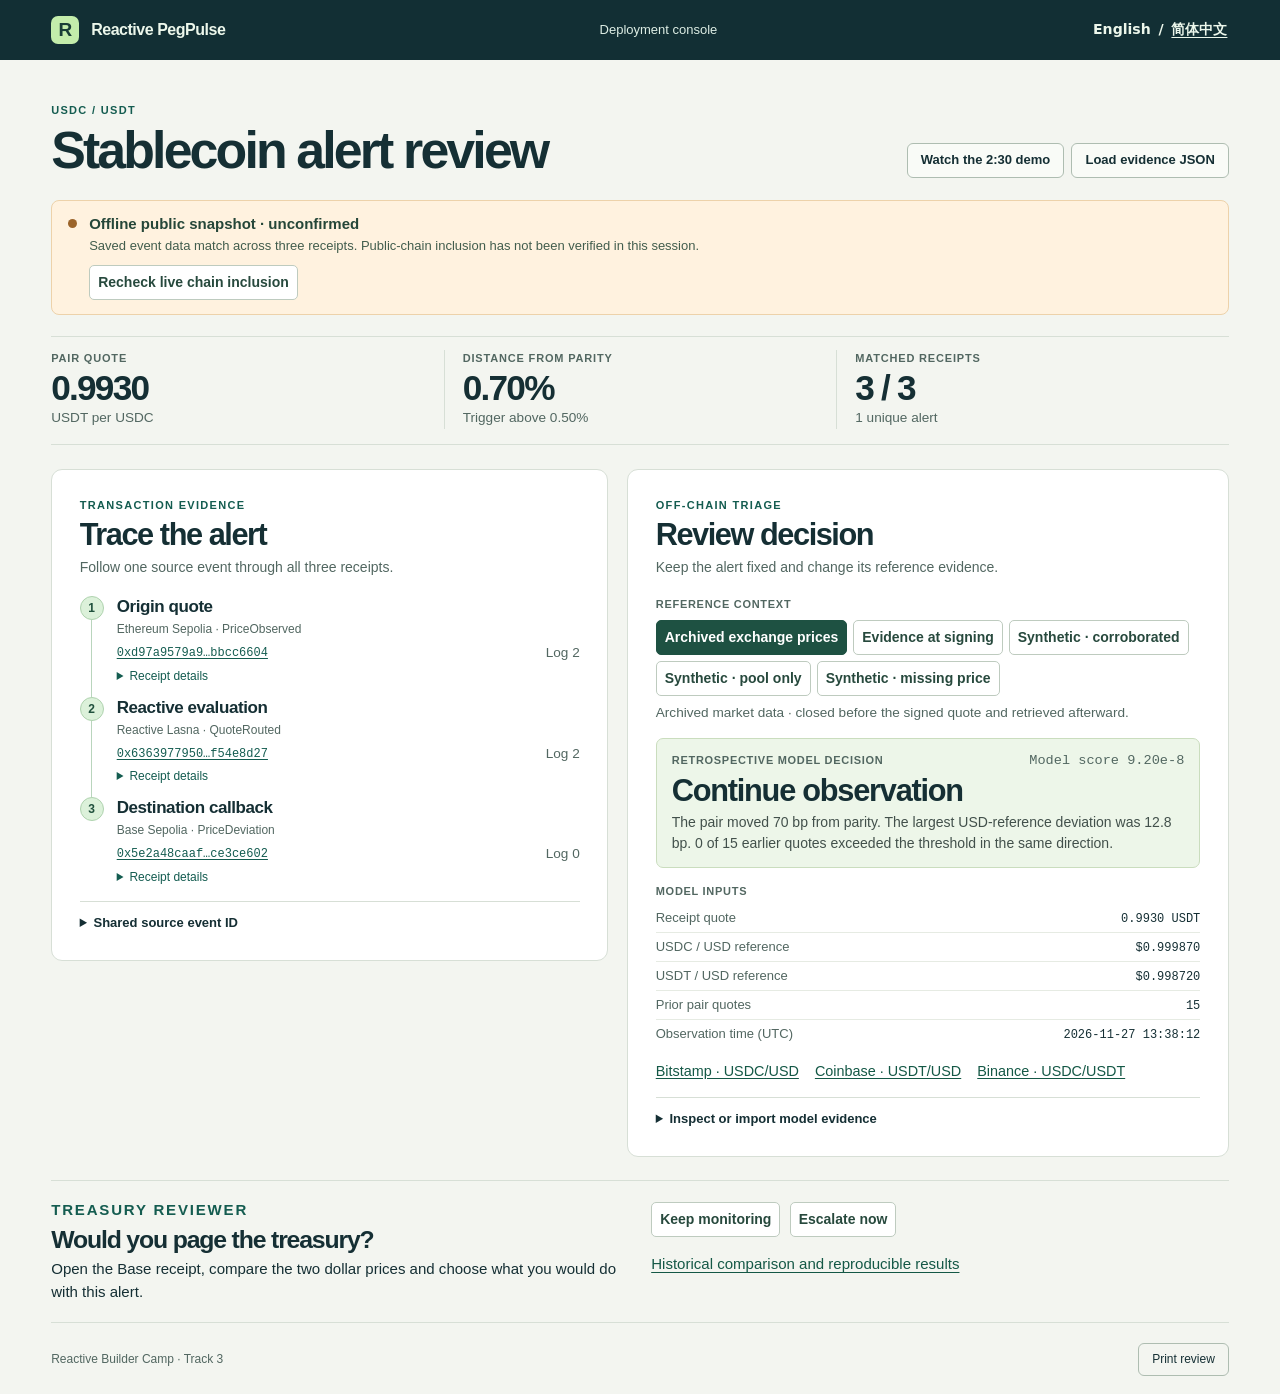
<file: track3/review/index.html>
<!doctype html>
<html lang="en">
<head>
  <link rel="stylesheet" href="../visual/language-switch.css">
  <script defer src="strings.js"></script>
  <script defer src="proof-strings.js"></script>
  <script defer src="../visual/locale.js"></script>
  <meta charset="utf-8"><meta name="viewport" content="width=device-width, initial-scale=1">
  <meta name="theme-color" content="#112b31">
  <title>Stablecoin alert review · Reactive</title>
  <link rel="stylesheet" href="style.css">
  <script defer src="receipts.js"></script>
  <script defer src="../model/weights.js"></script>
  <script defer src="../model/runtime.js"></script>
  <script defer src="app.js"></script>
</head>
<body>
  <header class="masthead"><div class="frame mast-inner">
    <a class="brand" href="index.html" aria-label="Alert review home"><span class="monogram" aria-hidden="true">R</span><span>Reactive PegPulse</span></a>
    <a class="navlink" href="../site/index.html">Deployment console</a>
<nav data-language-switch aria-label="Language / 语言"><a href="?lang=en" data-language="en" lang="en" hreflang="en">English</a><span aria-hidden="true">/</span><a href="?lang=zh" data-language="zh" lang="zh-CN" hreflang="zh-CN">简体中文</a></nav>  </div></header>
  <main class="frame">
    <header class="page-head">
      <div><p class="eyebrow">USDC / USDT</p><h1>Stablecoin alert review</h1></div>
      <div class="top-actions"><a class="file-button" id="film-link" href="../video/public/demo.mp4">Watch the 2:30 demo</a> <label class="file-button">Load evidence JSON<input type="file" accept=".json,application/json" id="manifest-input"></label></div>
    </header>
    <section class="run-notice" role="status" aria-live="polite"><span class="signal" aria-hidden="true"></span><div><strong id="mode">Checking evidence</strong><p id="verification">Loading the three transaction receipts.</p><button type="button" id="snapshot" hidden>Inspect saved receipts offline</button><button id="live-check" type="button" class="scenario" hidden>Recheck live chain inclusion</button><p id="live-progress" role="status"></p></div></section>
    <div class="metrics" aria-label="Verified alert figures">
      <div><span class="metric-label">Pair quote</span><strong id="price">—</strong><small>USDT per USDC</small></div>
      <div><span class="metric-label">Distance from parity</span><strong id="distance">—</strong><small>Trigger above 0.50%</small></div>
      <div><span class="metric-label">Matched receipts</span><strong id="count">—</strong><small id="queue">Awaiting evidence</small></div>
    </div>
    <div class="workspace">
      <section class="card trace" id="trace" aria-labelledby="trace-title">
        <header class="section-head"><p class="eyebrow">Transaction evidence</p><h2 id="trace-title">Trace the alert</h2><p>Follow one source event through all three receipts.</p></header>
        <ol id="legs" aria-label="Transaction chain"></ol>
        <details class="event-detail" id="match-details"><summary>Shared source event ID</summary><code id="evidence-id">Awaiting matched receipts</code></details>
      </section>
      <section class="card decision" id="decision" aria-labelledby="decision-title">
        <header class="section-head"><p class="eyebrow">Off-chain triage</p><h2 id="decision-title">Review decision</h2><p>Keep the alert fixed and change its reference evidence.</p></header>
        <div class="context-switch"><div class="field-title">Reference context</div>
          <div class="scenario-group" role="group" aria-label="Evidence scenarios">
            <button class="scenario" type="button" data-kind="market" aria-pressed="false" hidden>Archived exchange prices</button>
            <button class="scenario" type="button" data-kind="absent" aria-pressed="false" hidden>Evidence at signing</button>
            <button class="scenario" type="button" data-kind="corroborated" aria-pressed="true" disabled>Synthetic · corroborated</button>
            <button class="scenario" type="button" data-kind="pool-only" aria-pressed="false" disabled>Synthetic · pool only</button>
            <button class="scenario" type="button" data-kind="missing" aria-pressed="false" disabled>Synthetic · missing price</button>
          </div>
          <button type="button" id="return-context" class="return-context" hidden>Return to alert evidence</button>
          <span id="source-kind" class="caption">References load after receipt validation.</span>
        </div>
        <div class="result" id="result-box" aria-live="polite"><div class="result-head"><span class="field-title" id="result-type">Queue decision</span><span class="score" id="score"></span></div><h3 id="decision-label">Awaiting receipts</h3><p id="reason"></p></div>
        <div class="input-panel"><div class="field-title">Model inputs</div><dl id="features" class="features"></dl></div>
        <div id="market-links" class="market-links" hidden></div>
        <details class="model-detail"><summary>Inspect or import model evidence</summary>
          <p>Reference packets contain an alert ID, timestamped USD quotes, source citations and pair history.</p>
          <div class="detail-tools"><label class="file-button secondary">Import context JSON<input type="file" id="context-input" accept=".json,application/json" disabled></label><a href="../model/context-example.json">Example packet</a></div>
          <p id="context-error" role="status"></p><pre id="context-data">Awaiting model inputs</pre>
        </details>
      </section>
    </div>
    <section class="review-task" aria-labelledby="task-heading">
      <div><p class="eyebrow">Treasury reviewer</p><h2 id="task-heading">Would you page the treasury?</h2>
      <p>Open the Base receipt, compare the two dollar prices and choose what you would do with this alert.</p></div>
      <div class="task-tools"><button class="scenario" type="button" data-answer="observe" aria-pressed="false">Keep monitoring</button>
      <button class="scenario" type="button" data-answer="escalate" aria-pressed="false">Escalate now</button>
      <p id="task-feedback" role="status"></p><a id="comparison-link" href="https://github.com/sunshineluyao/reactive-builder-camp-2026/blob/main/track3/evidence/market/README.md">Historical comparison and reproducible results</a></div>
    </section>
    <footer><span>Reactive Builder Camp · Track 3</span><button type="button" id="print">Print review</button></footer>
  </main>
</body>
</html>
</file>
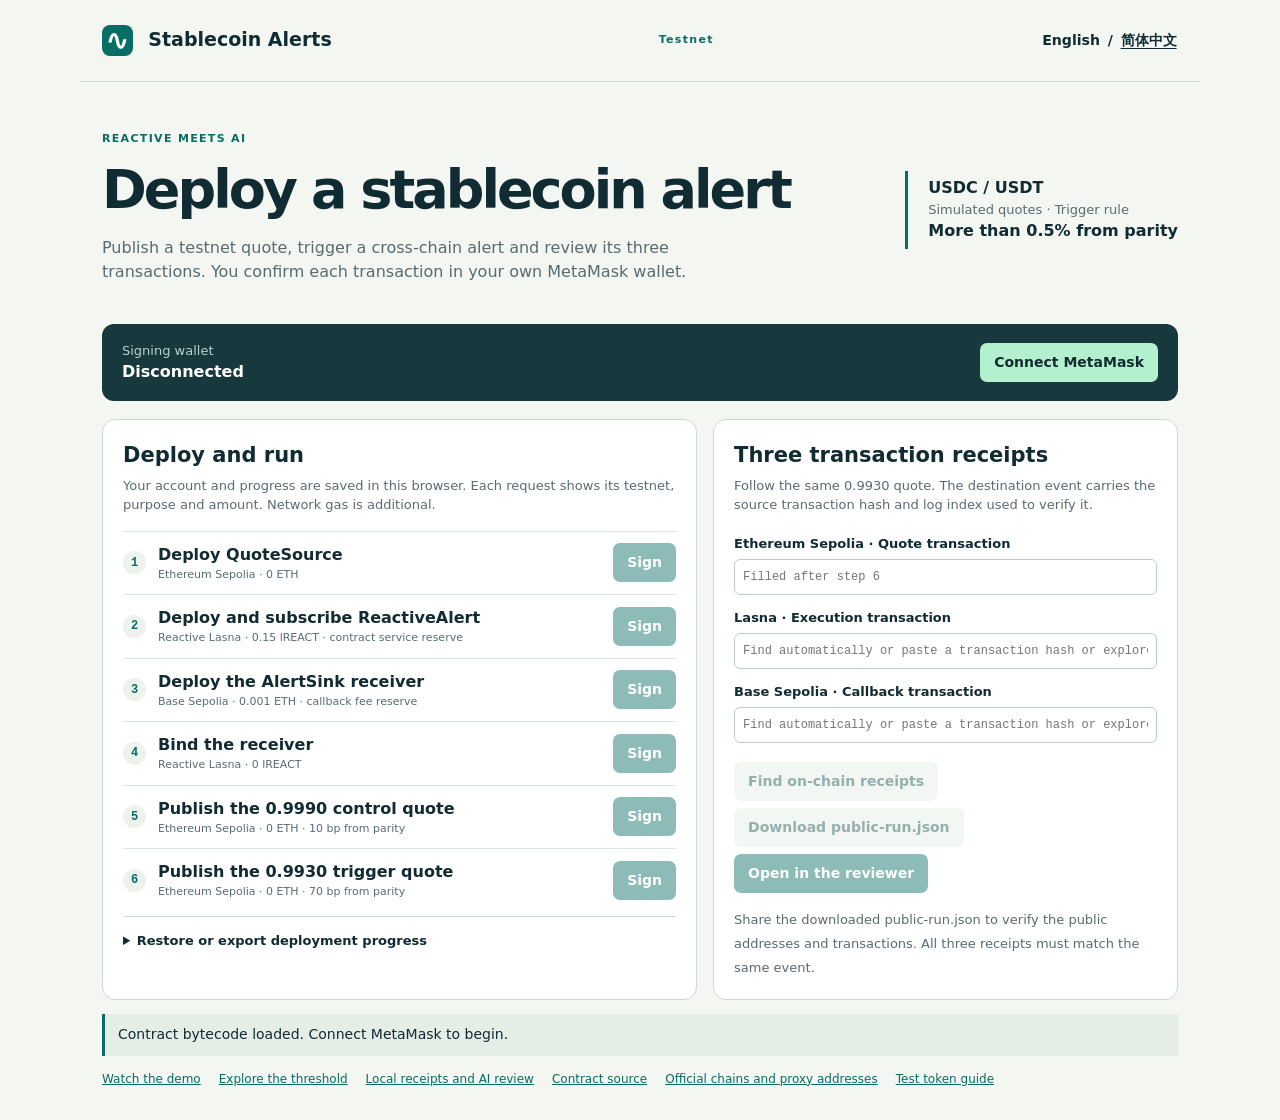
<file: track3/site/index.html>
<!doctype html><html lang="zh-CN"><head>
  <link rel="stylesheet" href="../visual/language-switch.css">
  <script defer src="strings.js"></script>
  <script defer src="../review/proof-strings.js"></script>
  <script defer src="../visual/locale.js"></script><meta charset="utf-8"><meta name="viewport" content="width=device-width,initial-scale=1"><meta name="color-scheme" content="light"><title>Stablecoin Alerts · Testnet Console</title><link rel="stylesheet" href="console.css"><script src="../review/receipts.js?v=2" defer></script><script src="../model/weights.js" defer></script><script src="../model/runtime.js" defer></script><script src="console.js?v=4" defer></script></head>
<body><header><a href="./" class="brand"><span class="mark" aria-hidden="true">∿</span> Stablecoin Alerts</a><span class="network">TESTNET · 测试网</span><nav data-language-switch aria-label="Language / 语言"><a href="?lang=en" data-language="en" lang="en" hreflang="en">English</a><span aria-hidden="true">/</span><a href="?lang=zh" data-language="zh" lang="zh-CN" hreflang="zh-CN">简体中文</a></nav></header>
<main><section class="intro"><div><p class="eyebrow">REACTIVE MEETS AI</p><h1>部署稳定币预警</h1><p>用测试网报价启动跨链告警，然后将三笔交易交给 AI 复核。每笔交易由你在自己的 MetaMask 里确认。</p></div><aside><strong>USDC / USDT</strong><span>模拟报价 · 触发条件</span><b>偏离 1:1 超过 0.5%</b></aside></section>
<div class="wallet"><div><span>签名钱包</span><strong id="accountText">尚未连接</strong></div><button id="connect" disabled>连接 MetaMask</button></div>
<div class="grid"><section class="work"><h2>部署与运行</h2><p class="hint">账户和进度只保存在当前浏览器。每笔签名会显示目标测试网、用途和金额，另付该网测试 gas。</p><ol id="steps"></ol>
<details><summary>恢复或导出本次部署进度</summary><p>同一测试账户可以从备份继续。导入后，请用对应的浏览器链接复核部署记录。</p><button id="backup" class="minor">下载部署记录</button> <label class="file">导入记录<input type="file" id="restore" accept=".json,application/json"></label></details></section>
<section class="work evidence"><h2>三笔运行回执</h2><p class="hint">追踪同一条 0.993 报价。目标事件中的源交易哈希和日志索引将用于核验。</p><label for="sourceHash">Ethereum Sepolia · 报价交易</label><input id="sourceHash" readonly placeholder="完成第 6 步后填入">
<label for="reactiveHash">Lasna · 执行交易</label><input id="reactiveHash" placeholder="自动查找，也可粘贴交易哈希或浏览器链接" autocomplete="off">
<label for="destHash">Base Sepolia · 回调交易</label><input id="destHash" placeholder="自动查找，也可粘贴交易哈希或浏览器链接" autocomplete="off">
<div class="buttons"><button id="locate" class="minor" disabled>查找链上回执</button><button id="download" class="minor" disabled>下载 public-run.json</button><button id="review" disabled>在复核页打开</button></div><small>将下载的 public-run.json 发回，即可核对公开地址和交易。同一事件的三段回执都需通过校验。</small></section></div>
<p role="status" aria-live="polite" id="status">正在读取发布的合约字节码…</p>
<footer><a href="../video/">观看演示</a><a href="../visual/">交互阈值动画</a><a href="../review/">本地回执与 AI 复核</a><a href="../contracts/StablecoinAlerts.sol" target="_blank" rel="noopener">本次合约源码</a><a href="https://dev.reactive.network/origins-and-destinations#testnet-chains" target="_blank" rel="noopener">官方链与代理地址</a><a href="https://dev.reactive.network/reactive-mainnet#reactive-faucet" target="_blank" rel="noopener">测试币说明</a></footer>
</main></body></html>
</file>
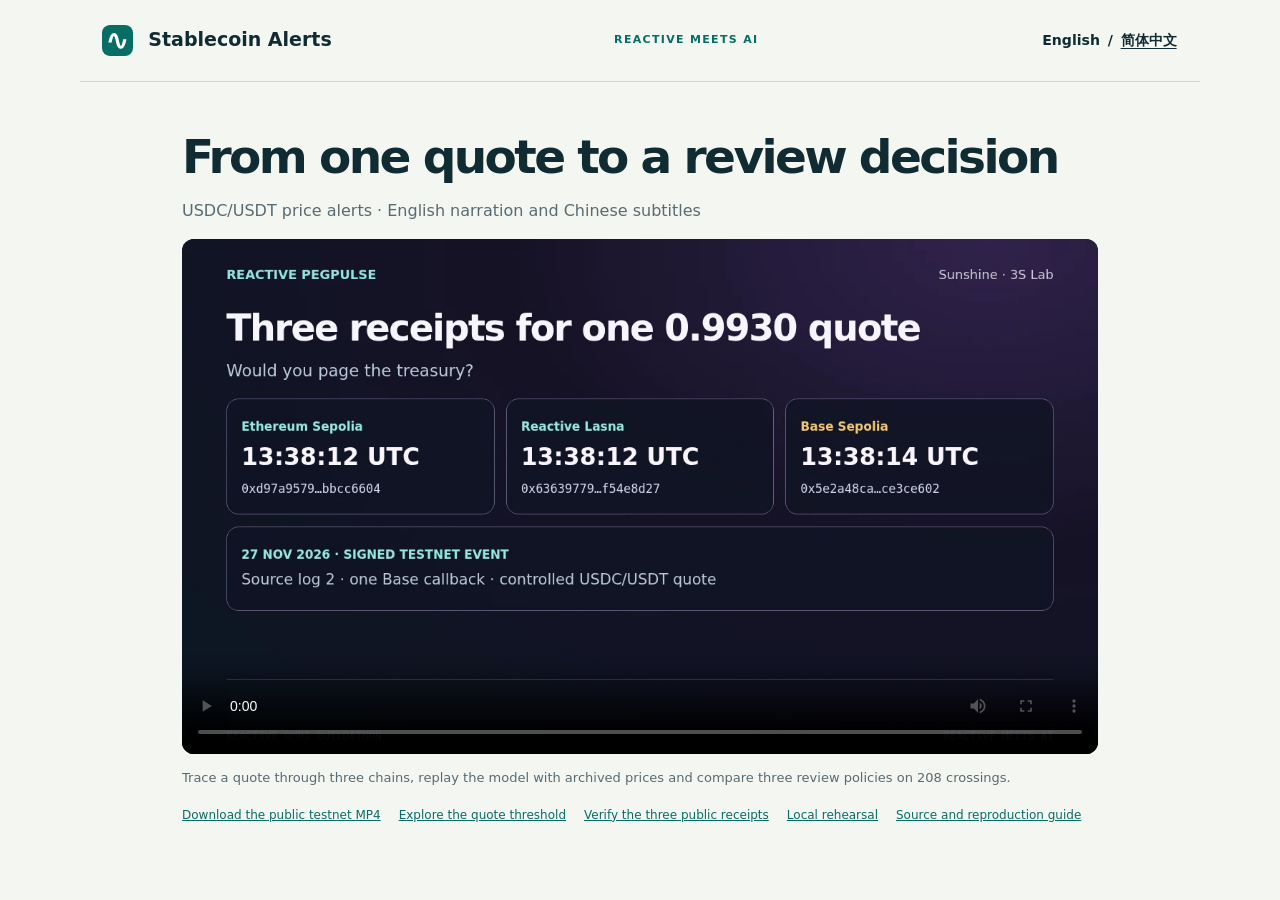
<file: track3/video/index.html>
<!doctype html>
<html lang="zh-CN"><head>
  <link rel="stylesheet" href="../visual/language-switch.css">
  <script defer src="strings.js"></script>
  <script defer src="../visual/locale.js"></script><meta charset="utf-8"><meta name="viewport" content="width=device-width,initial-scale=1"><meta name="color-scheme" content="light"><title>Stablecoin Alerts · 项目演示</title><link rel="stylesheet" href="../site/console.css"></head>
<body><header><a class="brand" href="../review/index.html"><span class="mark" aria-hidden="true">∿</span> Stablecoin Alerts</a><span class="network">REACTIVE MEETS AI</span><nav data-language-switch aria-label="Language / 语言"><a href="?lang=en" data-language="en" lang="en" hreflang="en">English</a><span aria-hidden="true">/</span><a href="?lang=zh" data-language="zh" lang="zh-CN" hreflang="zh-CN">简体中文</a></nav></header>
<main style="max-width:960px"><div class="intro"><div><h1 style="font-size:clamp(30px,5vw,47px)">从一笔报价到一条复核决定</h1><p>USDC/USDT 稳定币价差预警 · English narration / 中文字幕</p></div></div>
<video style="width:100%;border-radius:12px;background:#112b31;display:block" controls playsinline preload="metadata" poster="public/stills/02-public-receipts-ai-decision.webp" aria-label="Stablecoin alert demo with English narration and Chinese subtitles"><source src="public/demo.mp4" type="video/mp4"><track kind="subtitles" srclang="en" label="English" src="public/demo.en.vtt"><track kind="subtitles" srclang="zh-CN" label="简体中文" src="public/demo.zh.vtt"><a href="public/demo.mp4">下载 MP4</a></video>
<p class="hint" style="margin:14px 0 18px">追踪一笔报价的三链回执，用历史行情复核模型决定，并比较 208 次越界的三种转介策略。</p>
<footer><a href="public/demo.mp4" download>下载公网演示 MP4</a><a href="../visual/">调整报价阈值</a><a href="../review/index.html">复核公网三笔回执</a><a href="demo.mp4">本地演练</a><a data-project-guide href="https://github.com/sunshineluyao/reactive-builder-camp-2026/tree/main/track3">源代码和复现步骤</a></footer>
</main></body></html>
</file>
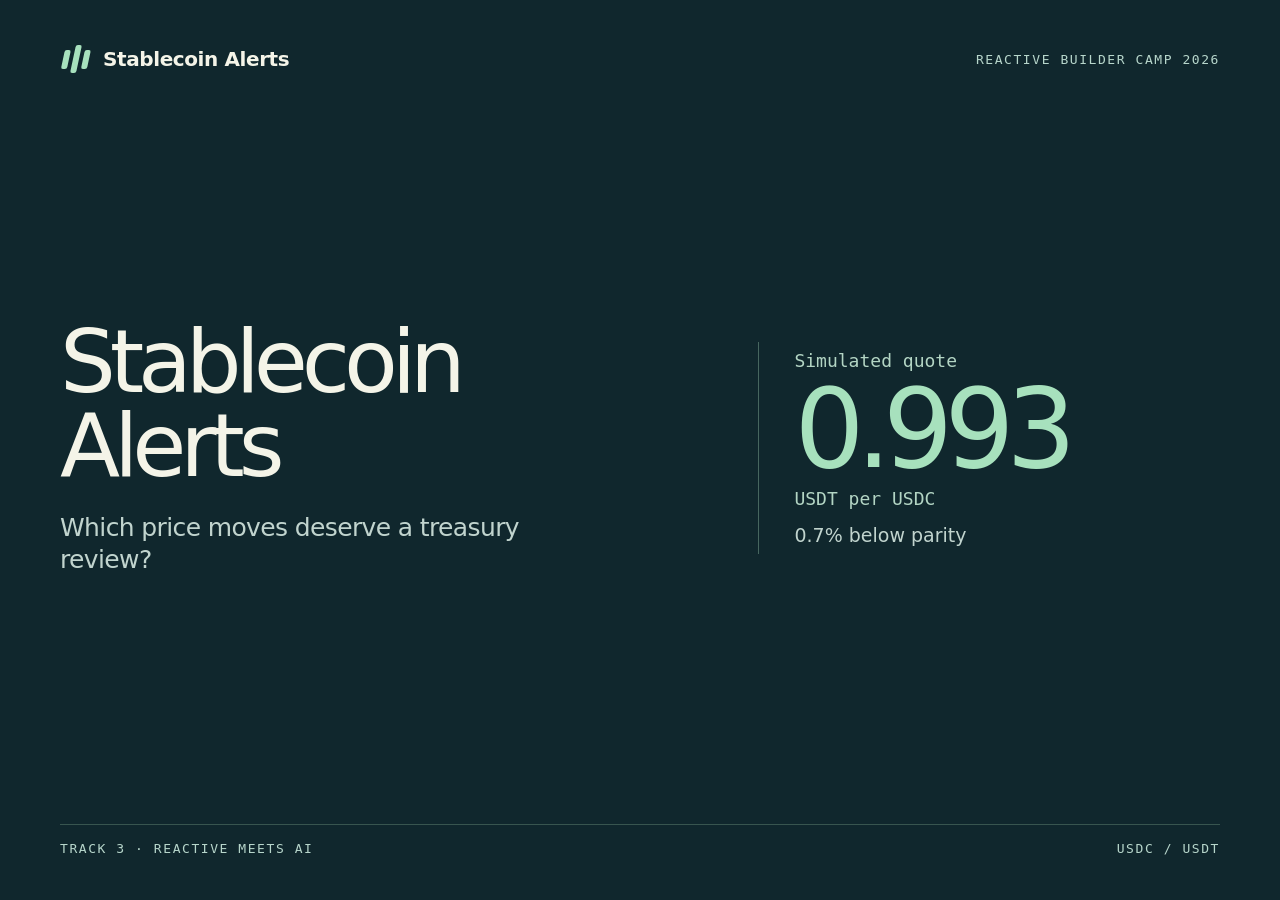
<file: track3/video/cards.html>
<!doctype html>
<html lang="en">
<meta charset="utf-8">
<meta name="viewport" content="width=device-width,initial-scale=1">
<title>Stablecoin Alerts · Film titles</title>
<style>
* { box-sizing: border-box; }
:root { font-family: Inter, "DejaVu Sans", sans-serif; color: #f4f4e8; background: #10272d; }
body { margin: 0; }
main { min-height: 100vh; padding: 46px 60px 44px; display: grid; grid-template-rows: auto 1fr auto; }
header, footer { display: flex; align-items: center; justify-content: space-between; }
.brand { display: inline-flex; gap: 12px; align-items: center; font-weight: 600; letter-spacing: -.02em; font-size: 20px; }
.mark { width: 31px; height: 26px; display: flex; gap: 4px; justify-content: center; align-items: center; transform: skewX(-12deg); }
.mark i { border-radius: 2px; background: #a7e1bd; width: 6px; height: 19px; }
.mark i:nth-child(2) { height: 28px; }
.kicker, .unit, footer, .row code { font-family: "IBM Plex Mono", "DejaVu Sans Mono", monospace; }
.kicker, footer { font-size: 13px; letter-spacing: .12em; text-transform: uppercase; color: #b7d6cb; }
main section { display: none; align-self: center; }
body[data-card="title"] .title, body[data-card="end"] .end { display: grid; grid-template-columns: 1.15fr .85fr; gap: 74px; align-items: center; }
h1 { font-size: 88px; line-height: .95; letter-spacing: -.07em; font-weight: 500; margin: 0 0 25px; }
.lead { max-width: 520px; font-size: 25px; line-height: 1.28; letter-spacing: -.025em; color: #c1d4ce; margin: 0; }
.quote { border-left: 1px solid #46665f; padding: 8px 0 8px 35px; }
.unit { color: #b3d5c4; font-size: 18px; }
.number { display: block; color: #a7e1bd; font-weight: 450; letter-spacing: -.075em; font-size: 110px; line-height: 1.07; font-variant-numeric: tabular-nums; }
.small { margin-top: 15px; font-size: 19px; color: #c1d4ce; }
.end h1 { font-size: 72px; }
.rows { border-top: 1px solid #46665f; }
.row { padding: 18px 0; display: grid; gap: 6px; border-bottom: 1px solid #46665f; }
.row span { font-size: 22px; color: #e5ede5; }
.row code { font-size: 15px; color: #a7e1bd; }
footer { border-top: 1px solid #38554f; padding-top: 16px; gap: 22px; }
footer span:last-child { text-align: right; }
</style>
<body><main>
<header><div class="brand"><span class="mark" aria-hidden="true"><i></i><i></i><i></i></span>Stablecoin Alerts</div><span class="kicker">Reactive Builder Camp 2026</span></header>
<section class="title"><div><h1>Stablecoin<br>Alerts</h1><p class="lead">Which price moves deserve a treasury review?</p></div><div class="quote"><span class="unit">Simulated quote</span><strong class="number">0.993</strong><span class="unit">USDT per USDC</span><div class="small">0.7% below parity</div></div></section>
<section class="end"><div><h1>Reproduce<br>the run.</h1><p class="lead">Start with the project README and follow one quote across all three receipts.</p></div><div class="rows"><div class="row"><span>Run the contracts</span><code>track3/contracts/</code></div><div class="row"><span>Verify the receipts</span><code>track3/review/</code></div><div class="row"><span>Inspect the decision</span><code>track3/model/</code></div></div></section>
<footer><span>Track 3 · Reactive meets AI</span><span id="repo">USDC / USDT</span></footer>
</main><script>const end = new URLSearchParams(location.search).get('card') === 'end'; document.body.dataset.card = end ? 'end' : 'title'; if (end) document.getElementById('repo').textContent = 'github.com/sunshineluyao/reactive-builder-camp-2026';</script></body></html>
</file>
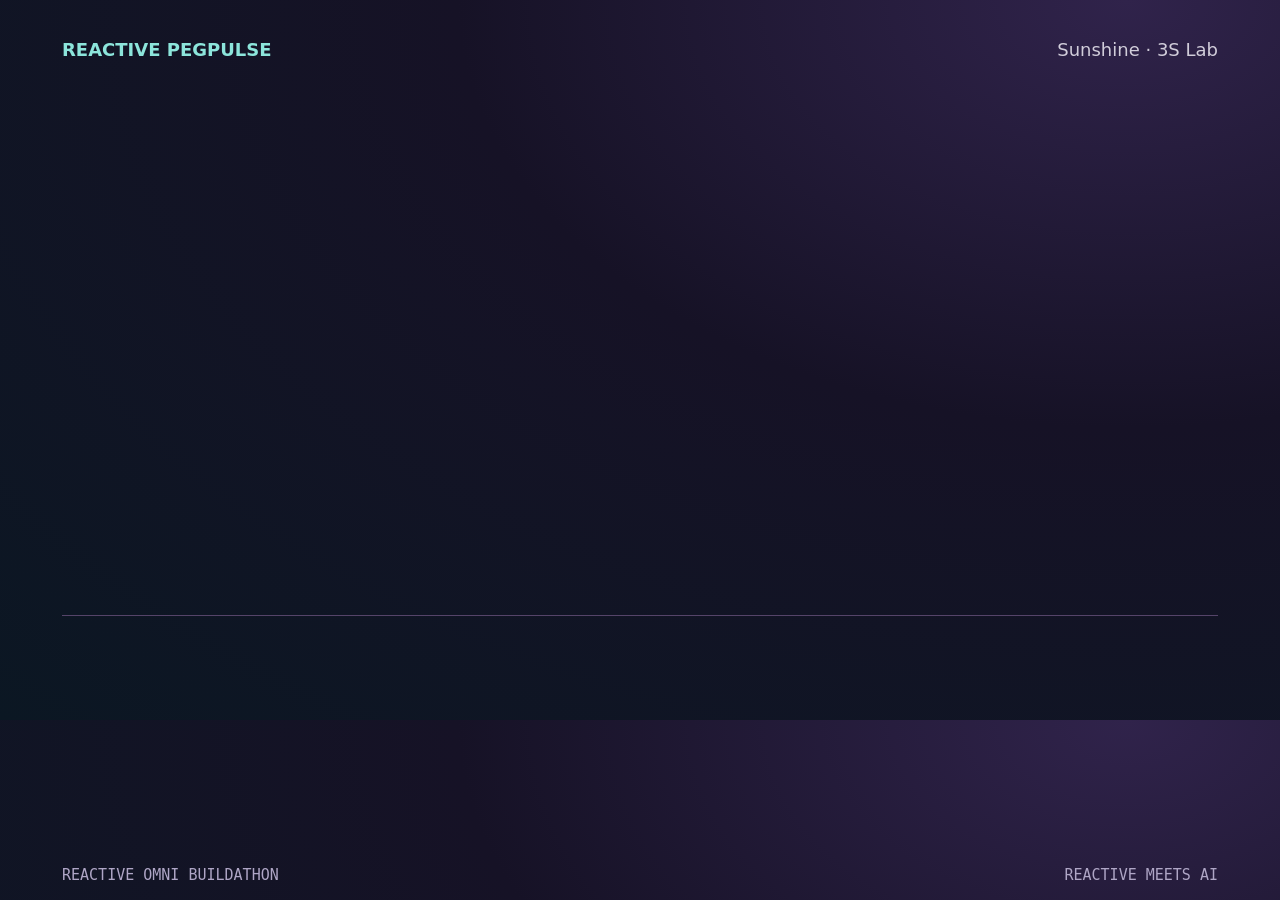
<file: track3/video/judges-frame.html>
<!doctype html><meta charset="utf-8"><style>
*{box-sizing:border-box}html,body{margin:0;width:1280px;height:720px}body{font:23px/1.35 'DejaVu Sans',sans-serif;color:#f6f5ff;background:radial-gradient(ellipse at 88% 0%,#30234b 0%,#161226 42%,#0b1723 100%)}main{padding:38px 62px;height:610px;display:flex;flex-direction:column;justify-content:flex-start}nav{display:flex;align-items:center;justify-content:space-between;color:#d1cdda;font-size:18px}nav strong{display:flex;align-items:center;gap:12px;color:#8ce5db}nav img{width:42px;height:42px}h1{font-size:51px;letter-spacing:-2px;line-height:1.14;margin:34px 0 8px}p{color:#bbc9d8;font-size:23px;margin:7px 0}.cards{display:flex;gap:16px;margin-top:23px}.card,.wide{border:1px solid #675a82;background:rgba(15,21,36,.78);border-radius:17px;padding:21px 20px}.card{flex:1}.card b,.wide b{display:block;font-size:33px;line-height:1.2;margin:8px 0;color:#faf5ff}.card small,.wide small,.ey{font:600 17px/1.4 'DejaVu Sans',sans-serif;color:#91ebdd}.card:last-child small{color:#f6c76b}.mono{font-family:'DejaVu Sans Mono',monospace;font-size:17px;color:#d7d5ed}.wide{margin-top:17px}.wide p{font-size:21px}.shot{display:flex;gap:30px;align-items:center;flex:1;min-height:0}.shot img{max-height:325px;width:64%;object-fit:contain;object-position:left center}.shot aside{max-width:32%;color:#c6d0db;font-size:24px}.shot aside b{display:block;color:#8ce5db;font-size:31px;margin-bottom:12px}.metric{color:#8ce5db}table{width:100%;border-collapse:collapse;margin-top:15px;text-align:left}th,td{padding:11px;border-bottom:1px solid #564968}th{font-size:18px;color:#b2e5da}td{font-size:24px}td:nth-child(n+2),th:nth-child(n+2){text-align:right}.capline{position:absolute;left:62px;right:62px;top:615px;border-top:1px solid #554469}.foot{font:15px 'DejaVu Sans Mono';color:#afa6c6;position:absolute;bottom:16px;left:62px;right:62px;display:flex;justify-content:space-between}
</style><main><nav><strong>REACTIVE PEGPULSE</strong><span>Sunshine · 3S Lab</span></nav><h1 id="title"></h1><div id="body"></div></main><div class="capline"></div><div class="foot"><span>REACTIVE OMNI BUILDATHON</span><span>REACTIVE MEETS AI</span></div>
</file>
<file: track3/visual/language-switch.css>
[data-language-switch] { display:inline-flex; flex-wrap:nowrap; align-items:center; gap:.45em; font:600 .88rem/1.4 system-ui,sans-serif; white-space:nowrap; }
[data-language-switch] a { color:inherit; padding:.18em .1em; text-underline-offset:.22em; }
[data-language-switch] [aria-current=page] { text-decoration:none; font-weight:800; }
[data-language-switch] a:focus-visible { outline:2px solid currentColor; outline-offset:2px; }
.controls + [data-language-switch] { margin:1rem 0; color:#ebf5ef; }
body.film [data-language-switch] { display:none; }
</file>
<file: track3/review/style.css>
:root{color-scheme:light;--paper:#f3f5f0;--white:#fff;--ink:#152f34;--muted:#526761;--line:#d7dfd6;--teal:#145c50;--light:#eff7ec;--warn:#9a502d;--font:"Inter","Segoe UI",Arial,sans-serif;--mono:"IBM Plex Mono",Consolas,monospace}
*{box-sizing:border-box}body{margin:0;background:var(--paper);color:var(--ink);font:16px/1.5 var(--font)}button,input{font:inherit}button,a,label{touch-action:manipulation}a{color:var(--teal);text-underline-offset:.17em}a:focus-visible,button:focus-visible,summary:focus-visible,label:focus-within{outline:3px solid #d48537;outline-offset:3px}button,.file-button,summary{cursor:pointer}button:disabled{cursor:wait;opacity:.5}[hidden]{display:none!important}.frame{max-width:1280px;margin:0 auto;padding:0 clamp(18px,4vw,64px)}.masthead{background:#122f34;color:#ecf7eb}.mast-inner{height:60px;display:flex;justify-content:space-between;align-items:center;gap:16px}.brand{font-size:16px;font-weight:750;letter-spacing:-.03em}.brand,.navlink{display:flex;align-items:center;gap:12px;text-decoration:none;color:inherit}.brand-sub{color:#b9cfc6;font-weight:500}.monogram{display:grid;place-items:center;background:#c3edab;color:#183d36;width:28px;height:28px;border-radius:7px;font-size:19px;font-weight:800}.navlink{font-size:13px;color:#ddede4}.page-head{display:flex;align-items:end;justify-content:space-between;gap:20px;padding:clamp(24px,3.3vw,48px) 0 22px}.eyebrow,.metric-label,.field-title{font-size:11px;font-weight:750;letter-spacing:.12em;text-transform:uppercase}.eyebrow{margin:0 0 3px;color:var(--teal)}h1,h2,h3,p{margin:0}h1{font-size:clamp(34px,4.05vw,61px);line-height:1.08;letter-spacing:-.055em}h2{font-size:clamp(28px,2.4vw,37px);letter-spacing:-.047em;line-height:1.15}h3{font-size:clamp(25px,2.4vw,34px);line-height:1.17;letter-spacing:-.04em}.file-button,#snapshot,footer button{position:relative;display:inline-block;padding:7px 13px;border:1px solid #aebdb1;border-radius:6px;color:var(--ink);font-weight:650;font-size:13px;line-height:1.45;background:#f9fbf7}.file-button:hover,#snapshot:hover,footer button:hover{background:#eaf3e5}.file-button input{position:absolute;width:1px;height:1px;opacity:0}.run-notice{display:flex;align-items:flex-start;gap:12px;background:#e5eedf;border:1px solid #c9d9c2;border-radius:8px;padding:11px 16px;color:#254638}.run-notice strong{font-size:15px}.run-notice p{font-size:13px;color:#425d4d}.signal{margin-top:7px;width:9px;height:9px;border-radius:100%;background:#588342;flex:none}.run-notice[data-state="error"],.run-notice[data-state="offline"]{background:#fff2df;border-color:#edd2aa}.run-notice[data-state="error"] .signal,.run-notice[data-state="offline"] .signal{background:#9b642a}#snapshot{margin-top:7px}.metrics{display:grid;grid-template-columns:repeat(3,1fr);border-block:1px solid var(--line);margin:21px 0 24px;padding:13px 0 15px}.metrics>div{display:grid;gap:0;padding:0 18px;border-left:1px solid var(--line)}.metrics>div:first-child{border:0;padding-left:0}.metric-label{color:var(--muted);letter-spacing:.075em}.metrics strong{font-size:clamp(25px,2.75vw,40px);font-variant-numeric:tabular-nums;letter-spacing:-.05em;line-height:1.19}.metrics small,.caption{font-size:12px;color:var(--muted)}.workspace{display:grid;grid-template-columns:1fr 1.08fr;align-items:start;gap:19px}.card{background:var(--white);border:1px solid var(--line);border-radius:11px;padding:clamp(17px,2.15vw,30px);scroll-margin-top:14px}.section-head>p:last-child{color:var(--muted);margin-top:5px;font-size:14px}.section-head{margin-bottom:18px}ol#legs{margin:0;padding:0;list-style:none}.leg{position:relative;display:grid;grid-template-columns:27px 1fr;gap:10px;padding-bottom:14px}.leg:last-child{padding-bottom:2px}.leg:not(:last-child)::before{content:"";position:absolute;background:#b9d5bd;width:1px;left:11px;top:24px;bottom:0}.leg-marker{position:relative;z-index:1;display:grid;place-items:center;width:24px;height:24px;background:#dcf1da;color:#20513d;border:1px solid #afd3af;border-radius:50%;font:bold 12px var(--font)}.leg h3{font:700 17px/1.3 var(--font);letter-spacing:-.025em}.chain{font-size:12px;color:var(--muted);margin:2px 0 5px}.leg-ids{display:grid;grid-template-columns:minmax(0,1fr) auto;align-items:center;gap:6px}.hash{font:12px var(--mono);overflow-wrap:anywhere}.leg-detail,.event-detail,.model-detail{font-size:13px}.leg-detail summary{font:12px var(--font);color:var(--teal)}.leg-detail code,.event-detail code{display:block;overflow-wrap:anywhere;color:var(--muted);font:12px/1.55 var(--mono);margin-top:7px}.leg-detail{margin-top:5px}.event-detail,.model-detail{margin-top:15px;border-top:1px solid var(--line);padding-top:11px}.event-detail summary,.model-detail summary{font-weight:650}.field-title{color:var(--muted);letter-spacing:.065em}.scenario-group{display:flex;gap:6px;flex-wrap:wrap;margin:7px 0}.scenario{border:1px solid #becbbf;border-radius:5px;padding:6px 8px;color:#27493d;font-size:12px;font-weight:650;background:#fff}.scenario:hover{background:#edf4e9}.scenario[aria-pressed="true"]{background:#1e5142;color:white;border-color:#1e5142}.caption{display:block}.result{margin:15px 0;background:#f0f4ed;border:1px solid #d4ded0;border-radius:7px;padding:13px 15px}.result[data-decision="escalate"]{background:#fbefdf;border-color:#e9ceb0}.result[data-decision="observe"]{background:#edf6e9;border-color:#caddbe}.result[data-decision="insufficient"]{background:#f3f1f6;border-color:#d7d1e0}.result h3{margin:4px 0}.result p{font-size:14px;color:#42504b}.result-head{display:flex;align-items:center;justify-content:space-between;gap:8px}.score{font:12px var(--mono);color:var(--muted)}.features{margin:4px 0 0}.features div{display:flex;justify-content:space-between;align-items:baseline;gap:15px;font-size:13px;border-bottom:1px solid #e6ebe3;padding:4px 0}.features div:last-child{border-bottom:0}.features dt{color:var(--muted)}.features dd{margin:0;font-family:var(--mono);font-size:12px;text-align:right}.model-detail p{font-size:13px;color:var(--muted);margin:7px 0}.detail-tools{display:flex;gap:14px;align-items:center}.secondary{font-size:12px}.model-detail pre{font:11px/1.45 var(--mono);background:#f2f5ef;max-height:270px;overflow:auto;white-space:pre-wrap;overflow-wrap:anywhere;padding:10px}.empty{font-size:14px;color:var(--muted)}footer{display:flex;align-items:center;justify-content:space-between;gap:16px;margin:20px 0;color:var(--muted);font-size:12px}footer button{background:transparent;font-weight:500;font-size:12px}
@media(max-width:800px){.frame{padding-inline:16px}.workspace{grid-template-columns:1fr}.metrics>div{padding:0 10px}.leg{padding-bottom:14px}.card{padding:19px}.page-head{align-items:start}.section-head{margin-bottom:15px}}
@media(max-width:520px){.navlink{font-size:11px}.page-head{display:block}.top-actions{margin-top:12px}.metric-label{font-size:9px}.metrics small{font-size:10px}.metrics strong{font-size:23px}.metrics{margin:15px 0}.workspace{gap:12px}.brand{font-size:14px}.mast-inner{height:53px}}
@media print{@page{margin:10mm}body{background:#fff;font-size:11pt}.frame{padding:0;max-width:none}.masthead{background:#fff;color:var(--ink);border-bottom:1px solid var(--line)}.mast-inner{height:32px}.brand-sub{color:var(--muted)}.monogram,.top-actions,.navlink,.scenario-group,.detail-tools,footer button,#snapshot,.model-detail pre{display:none!important}.workspace{display:block}.card{margin:0 0 8px;padding:10px;break-inside:avoid}.metrics{margin:8px 0}.page-head{padding:8px 0}h1{font-size:25pt}h2{font-size:18pt}.leg{padding-bottom:7px}.section-head{margin-bottom:8px}.leg-detail summary,.event-detail summary,.model-detail summary{display:none}.event-detail code,.leg-detail code{display:block!important}.leg-detail,.event-detail{display:block}.model-detail{display:none}.run-notice,.result{print-color-adjust:exact}footer{margin:4px 0}}

.return-context{font-size:12px;color:var(--teal);background:none;border:0;padding:2px 0 7px;text-decoration:underline;text-underline-offset:2px}@media print{.return-context{display:none}}

[hidden]{display:none!important}.top-actions{display:flex;flex-wrap:wrap;gap:.45rem}.top-actions a{text-decoration:none}.market-links{display:flex;flex-wrap:wrap;gap:.4rem 1rem;margin:.8rem 0;font-size:.9rem}.review-task{border-block:1px solid var(--line);padding:1.15rem 0;margin-top:1.4rem;display:grid;grid-template-columns:1fr 1fr;gap:1.4rem}.review-task h2{font-size:1.55rem;margin:.25rem 0}.review-task p,.task-tools a{font-size:.94rem}.task-tools a{display:inline-block;margin-top:.6rem}.task-tools button{margin:.2rem .3rem .4rem 0}#live-check{margin:.6rem 0 .2rem}.market-links a,.task-tools a{color:#145846}.scenario:focus-visible,a:focus-visible,button:focus-visible{outline:3px solid #6850a5;outline-offset:3px}.scenario{font-size:.875rem}.score{font-size:.85rem}.metrics small,.caption{font-size:.85rem}@media(max-width:700px){.review-task{grid-template-columns:1fr}.mast-inner{gap:.5rem}}@media print{#live-check,.review-task,.market-links,.top-actions{display:none}}
</file>
<file: track3/site/console.css>
:root{--ink:#102b32;--light:#596b72;--teal:#076d65;--line:#ccd9d4;--paper:#f3f6f1;font:16px/1.5 "Inter","Noto Sans CJK SC",system-ui,sans-serif;color:var(--ink);background:var(--paper)}*{box-sizing:border-box}body{margin:0}header,main{max-width:1120px;margin:auto}header{min-height:82px;display:flex;align-items:center;justify-content:space-between;border-bottom:1px solid var(--line);padding:0 22px}.brand{font-weight:800;text-decoration:none;color:var(--ink);font-size:19px}.mark{display:inline-grid;place-items:center;width:31px;height:31px;border-radius:8px;font-size:29px;line-height:1;color:white;background:var(--teal);vertical-align:middle;margin-right:.3em}.network,.eyebrow{font-size:11px;font-weight:750;letter-spacing:.12em;color:var(--teal)}main{padding:38px 22px 32px}.intro{display:flex;justify-content:space-between;align-items:center;gap:32px}.intro h1{font-size:clamp(34px,5vw,54px);line-height:1.13;letter-spacing:-.055em;margin:10px 0}.intro p:not(.eyebrow){color:var(--light);max-width:620px}.intro aside{border-left:3px solid var(--teal);padding:5px 0 6px 20px;min-width:205px}.intro aside>*{display:block}.intro aside span,small,.wallet span,.hint{font-size:13px;color:var(--light)}.wallet{display:flex;justify-content:space-between;gap:12px;align-items:center;background:#17383d;color:#fff;margin:24px 0 18px;padding:17px 20px;border-radius:12px}.wallet strong,.wallet span{display:block;overflow-wrap:anywhere}.wallet span{color:#b5d2ce}.wallet button{background:#b3f0ce;color:var(--ink)}button,.file{font:inherit;font-size:14px;font-weight:650;border:0;padding:9px 14px;border-radius:7px;background:var(--teal);color:#fff;cursor:pointer}button:disabled{opacity:.46;cursor:default}.minor,.file{background:#e5eee8;color:#15544d}.grid{display:grid;grid-template-columns:1.28fr 1fr;gap:16px}.work{background:#fff;border:1px solid var(--line);border-radius:13px;padding:20px}.work h2{margin:0;font-size:21px}.hint{margin:4px 0 16px}ol{list-style:none;margin:0;padding:0;counter-reset:s}li{border-top:1px solid #dce6df;padding:11px 0;display:grid;grid-template-columns:27px 1fr auto;align-items:center;gap:8px;counter-increment:s}li:before{content:counter(s);width:23px;height:23px;border-radius:50%;background:#eef2ed;color:var(--teal);display:grid;place-items:center;font:650 12px monospace}li b,li small{display:block}li small{font-size:11px}li a,footer a{color:var(--teal)}input:not([type=file]){font:12px ui-monospace,monospace;width:100%;border:1px solid #bdcfc5;border-radius:6px;padding:10px 8px;margin:4px 0 10px}label{font-size:13px;font-weight:650}.file input{display:none}.buttons{display:flex;flex-wrap:wrap;gap:7px;margin:9px 0 14px}details{border-top:1px solid var(--line);padding-top:14px;margin-top:4px;font-size:13px}summary{cursor:pointer;font-weight:650;margin-bottom:8px}#status{min-height:42px;background:#e4eee7;border-left:3px solid var(--teal);padding:10px 13px;font-size:14px;overflow-wrap:anywhere}#status.bad{background:#fff1d9;border-color:#b87815}footer{display:flex;gap:18px;font-size:12px;flex-wrap:wrap}button:focus-visible,a:focus-visible,input:focus-visible{outline:3px solid #ca912d;outline-offset:3px}@media(max-width:760px){.grid{grid-template-columns:1fr}.intro aside{display:none}header{min-height:59px}main{padding-top:20px}.work{padding:16px}li{gap:5px}.wallet{padding:12px}.wallet strong{font-size:13px}}
</file>
